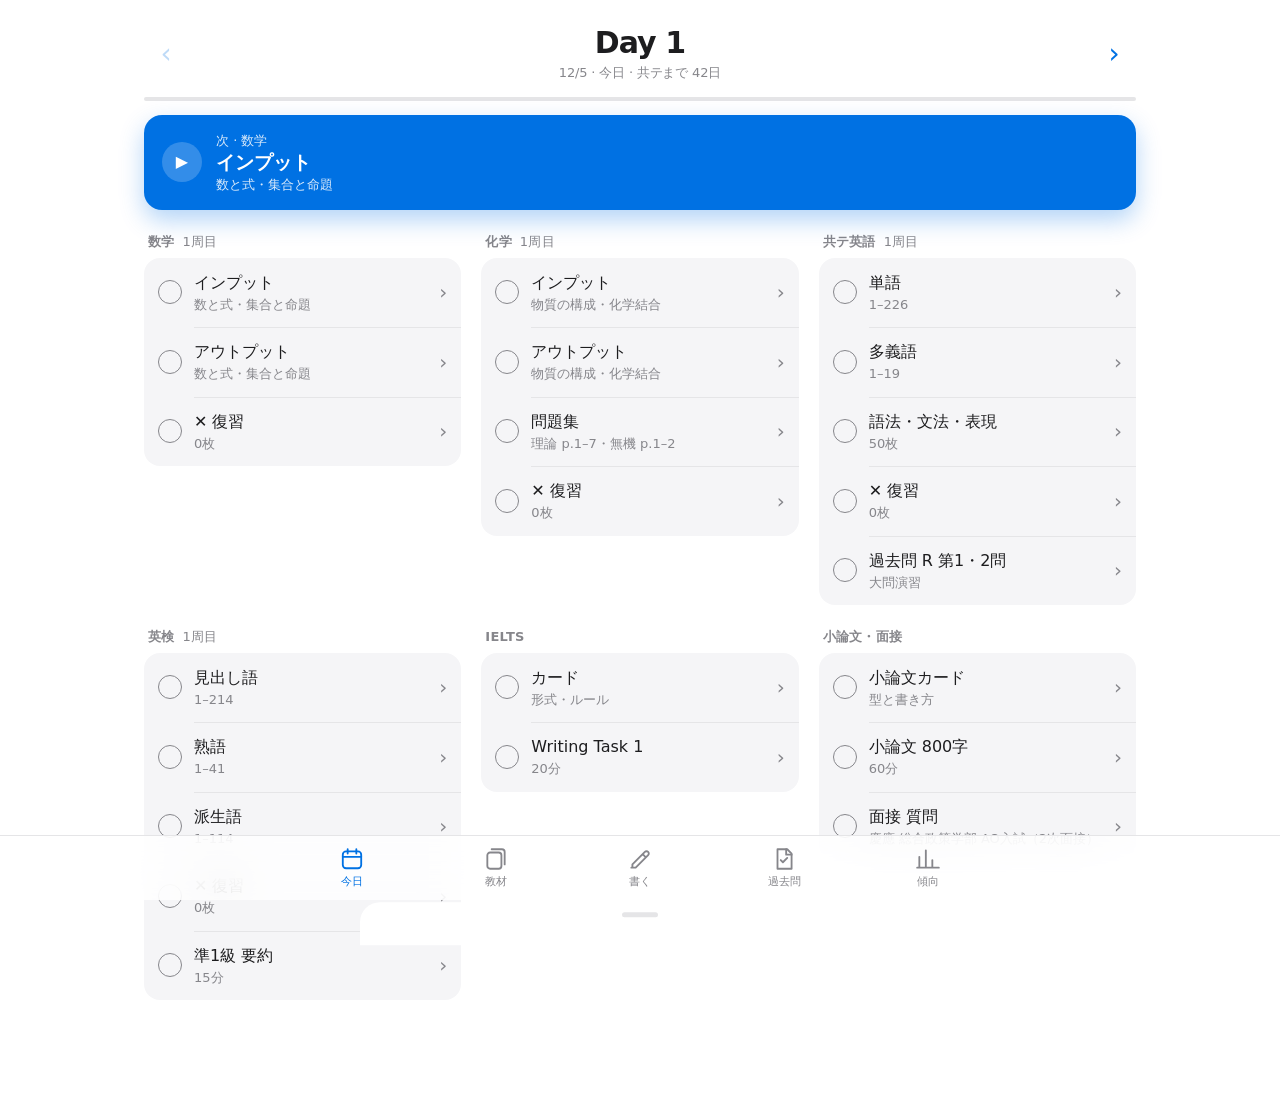
<file: index.html>
<!DOCTYPE html>
<html lang="ja">
<head>
<meta charset="UTF-8">
<meta name="viewport" content="width=device-width,initial-scale=1,viewport-fit=cover">
<meta name="apple-mobile-web-app-capable" content="yes">
<meta name="mobile-web-app-capable" content="yes">
<meta name="apple-mobile-web-app-status-bar-style" content="default">
<meta name="theme-color" content="#ffffff" media="(prefers-color-scheme: light)">
<meta name="theme-color" content="#000000" media="(prefers-color-scheme: dark)">
<title>30日</title>
<link rel="icon" href="icon.svg" type="image/svg+xml">
<link rel="apple-touch-icon" href="icon.svg">
<link rel="manifest" href="manifest.webmanifest">
<link rel="stylesheet" href="style.css">
</head>
<body>

<main id="app">
  <section class="view on" id="v-today">
    <header class="top">
      <button class="nav-btn" id="dPrev" aria-label="前の日">‹</button>
      <div class="ttl">
        <div class="day" id="dTitle">Day 1</div>
        <div class="sub" id="dSub"></div>
      </div>
      <button class="nav-btn" id="dNext" aria-label="次の日">›</button>
    </header>
    <div class="meter"><i id="dBar"></i></div>
    <button class="next" id="next"><span class="nx" id="nextIn"></span></button>
    <div id="plan"></div>
  </section>

  <section class="view" id="v-learn">
    <header class="top plain"><div class="ttl"><div class="day">教材</div></div></header>
    <div class="search"><svg viewBox="0 0 24 24"><circle cx="10.5" cy="10.5" r="6.5"/><path d="M20 20l-4.6-4.6"/></svg><input id="q" type="search" placeholder="単語・公式・用語をさがす" autocomplete="off" enterkeyhint="search"></div>
    <ul class="list hits" id="hits"></ul>
    <div class="tiles" id="lib"></div>
    <div id="deckView">
      <button class="back" id="back">‹ 教材</button>
      <h2 class="dname" id="deckName"></h2>
      <div id="deckHead"></div>
      <ul class="list" id="units"></ul>
    </div>
  </section>

  <section class="view" id="v-write">
    <header class="top plain"><div class="ttl"><div class="day">書く</div></div><div class="wtime" id="wTime"></div></header>
    <div class="seg" id="wChips"></div>
    <div class="wbox">
      <div class="wtheme"><textarea id="wTheme" rows="2" placeholder="テーマ・設問"></textarea><button class="chip" id="wRand">ランダム</button></div>
      <textarea id="wText" placeholder="本文"></textarea>
      <div class="wbar"><div class="wc" id="wCount"></div><button class="chip" id="wGuide">型</button><button class="chip" id="wTimer">タイマー</button></div>
      <div class="wtpl" id="wTpl">
        <div><b>小論文</b>①主張（設問の言い換え＋立場）→ ②理由 → ③具体例・根拠 → ④反論への配慮 → ⑤結論（再提示＋展望）</div>
        <div><b>要約</b>主張 → 根拠 → 結論を本文の順に、具体例は削る、言い換える</div>
        <div><b>意見論述</b>立場 → 理由1＋例 → 理由2＋例 → 結論</div>
        <div><b>IELTS T1</b>導入（言い換え）→ Overview → 詳細2段落</div>
        <div><b>IELTS T2</b>序論（言い換え＋立場）→ 本論2段落 → 結論</div>
      </div>
    </div>
    <div class="wact"><button class="btn" id="wNew">新規</button><button class="btn pri" id="wSave">保存</button></div>
    <h3 class="lh" id="wDraftsH">下書き</h3>
    <ul class="list" id="wDrafts"></ul>
  </section>

  <section class="view" id="v-past">
    <header class="top plain"><div class="ttl"><div class="day">過去問</div></div></header>
    <h3 class="lh">答え合わせ</h3>
    <ul class="list" id="keys"></ul>
    <h3 class="lh">手元の過去問・資料<label class="chip add">追加<input type="file" id="fAdd" accept="application/pdf,image/*" multiple hidden></label></h3>
    <ul class="list" id="files"></ul>
  </section>

  <section class="view" id="v-trend">
    <header class="top plain"><div class="ttl"><div class="day">傾向</div></div></header>
    <div class="seg" id="tseg"></div>
    <div id="trends"></div>
  </section>
</main>

<nav class="tabs" id="tabs">
  <button class="on" data-v="today"><svg viewBox="0 0 24 24"><rect x="3.5" y="5" width="17" height="15.5" rx="3"/><path d="M3.5 10h17M8 3v4M16 3v4"/></svg><span>今日</span></button>
  <button data-v="learn"><svg viewBox="0 0 24 24"><rect x="4" y="6" width="13" height="15" rx="2.5"/><path d="M8 3h9.5A2.5 2.5 0 0 1 20 5.5V17"/></svg><span>教材</span></button>
  <button data-v="write"><svg viewBox="0 0 24 24"><path d="M4 20h4L19.5 8.5a2.1 2.1 0 0 0-3-3L5 17v3zM14.5 7.5l2 2"/></svg><span>書く</span></button>
  <button data-v="past"><svg viewBox="0 0 24 24"><path d="M6 3h9l4 4v14H6z"/><path d="M14 3v5h5M9 13l2 2 4-4"/></svg><span>過去問</span></button>
  <button data-v="trend"><svg viewBox="0 0 24 24"><path d="M4 20V10M10 20V4M16 20v-7M22 20H2"/></svg><span>傾向</span></button>
</nav>

<!-- カード（アウトプット） -->
<div class="ov" id="ses">
  <div class="ov-top">
    <button class="x" data-close aria-label="閉じる">✕</button>
    <div class="ov-ttl" id="sTitle"></div>
    <div class="cnt" id="sCnt"></div>
  </div>
  <div class="meter thin"><i id="sBar"></i></div>
  <div class="stage">
    <div class="fc" id="fc" role="button" tabindex="0" aria-label="答えを表示">
      <div class="q" id="fq"></div>
      <div class="qx" id="fqx"></div>
      <div class="a" id="fa"></div>
      <div class="ax" id="fax"></div>
      <div class="hint" id="fhint">タップで答え</div>
    </div>
  </div>
  <div class="judge" id="judge">
    <button class="ng" id="bNg" aria-label="まだ">✕</button>
    <button class="ok" id="bOk" aria-label="できた">○</button>
  </div>
  <div class="result" id="result">
    <div class="res-num"><span class="o" id="rOk">0</span><span class="sl">/</span><span id="rAll">0</span></div>
    <div class="res-sub" id="rSub"></div>
    <button class="btn pri" id="rRetry">✕ だけもう一周</button>
    <button class="btn" data-close>閉じる</button>
  </div>
</div>

<!-- インプット（一覧） -->
<div class="ov" id="inp">
  <div class="ov-top">
    <button class="x" data-close aria-label="閉じる">✕</button>
    <div class="ov-ttl" id="iTitle"></div>
    <button class="chip" id="iHide">隠す</button>
  </div>
  <ol class="ilist" id="iList"></ol>
  <div class="ov-foot"><button class="btn pri" id="iDone">インプット完了</button></div>
</div>

<!-- タイマー -->
<div class="ov" id="tmr">
  <div class="ov-top">
    <button class="x" data-close aria-label="閉じる">✕</button>
    <div class="ov-ttl" id="tTitle"></div>
    <div class="cnt"></div>
  </div>
  <div class="tm-wrap">
    <svg class="tm-ring" viewBox="0 0 120 120"><circle cx="60" cy="60" r="54" class="bg"/><circle cx="60" cy="60" r="54" class="fg" id="tRing"/></svg>
    <div class="tm-num" id="tNum">00:00</div>
  </div>
  <div class="tm-btns">
    <button class="btn" id="tReset">リセット</button>
    <button class="btn pri" id="tGo"><span id="tGoTx">開始</span></button>
  </div>
  <div class="ov-foot"><button class="btn" id="tDone">完了にする</button></div>
</div>

<!-- マークシート -->
<div class="ov" id="mark">
  <div class="ov-top">
    <button class="x" data-close aria-label="閉じる">✕</button>
    <div class="ov-ttl" id="mTitle"></div>
    <button class="chip" id="mTimer">タイマー</button>
  </div>
  <div class="mscore" id="mScore"></div>
  <ol class="mlist" id="mList"></ol>
  <div class="ov-foot two"><button class="btn" id="mClear">クリア</button><button class="btn pri" id="mGrade">採点</button></div>
</div>

<button class="pill" id="pill"><span id="pillTx"></span></button>
<div id="toast"></div>

<!-- シート -->
<div class="sheet-bg" id="sheetBg"></div>
<div class="sheet" id="sheet"></div>


<script src="haptic.js"></script>
<script src="data.js"></script>
<script src="en-data.js"></script>
<script src="trends.js"></script>
<script src="app.js"></script>
</body>
</html>
</file>
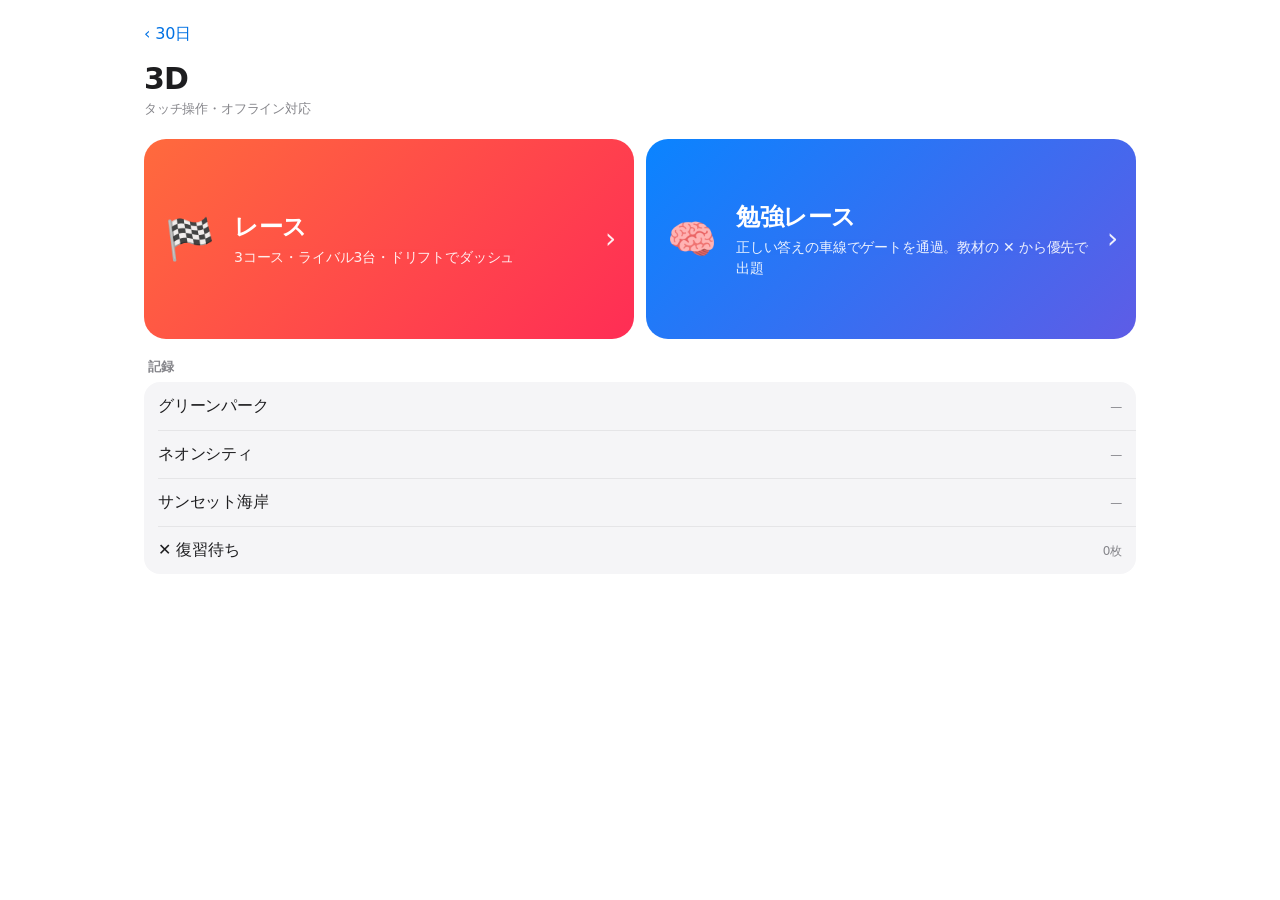
<file: 3d.html>
<!DOCTYPE html>
<html lang="ja">
<head>
<meta charset="UTF-8">
<meta name="viewport" content="width=device-width,initial-scale=1,viewport-fit=cover">
<meta name="apple-mobile-web-app-capable" content="yes">
<meta name="mobile-web-app-capable" content="yes">
<meta name="apple-mobile-web-app-status-bar-style" content="default">
<meta name="theme-color" content="#ffffff" media="(prefers-color-scheme: light)">
<meta name="theme-color" content="#000000" media="(prefers-color-scheme: dark)">
<title>3D</title>
<link rel="icon" href="icon.svg" type="image/svg+xml">
<link rel="apple-touch-icon" href="icon.svg">
<link rel="manifest" href="manifest.webmanifest">
<link rel="stylesheet" href="style.css">
<style>
  .crumb{display:inline-block;color:var(--accent);font-size:16px;padding:6px 0;text-decoration:none}
  .hero{display:flex;flex-direction:column;gap:12px;margin-top:6px}
  .mode{position:relative;display:flex;align-items:center;gap:16px;padding:20px 18px;border-radius:22px;color:#fff;text-decoration:none;overflow:hidden;min-height:132px}
  .mode.race{background:linear-gradient(135deg,#ff6a3d,#ff2d55)}
  .mode.study{background:linear-gradient(135deg,#0a84ff,#5e5ce6)}
  .mode i{font-style:normal;font-size:40px;flex:0 0 56px;text-align:center}
  .mode b{display:block;font-size:24px;font-weight:700;letter-spacing:-.02em}
  .mode small{display:block;font-size:14px;opacity:.9;margin-top:2px;line-height:1.45}
  .mode .go{margin-left:auto;font-size:28px;font-weight:300;opacity:.9}
  .mode:active{transform:scale(.985)}
  .facts{margin-top:18px}
  @media (min-width:720px){.hero{flex-direction:row}.mode{flex:1;min-height:200px}}
</style>
</head>
<body>
<main id="app">
  <a class="crumb" href="index.html">‹ 30日</a>
  <header class="top plain"><div class="ttl"><div class="day">3D</div><div class="sub" id="sub"></div></div></header>
  <div class="hero">
    <a class="mode race" href="3d/race.html" id="mRace"><i>🏁</i><span><b>レース</b><small>3コース・ライバル3台・ドリフトでダッシュ</small></span><span class="go">›</span></a>
    <a class="mode study" href="3d/study.html" id="mStudy"><i>🧠</i><span><b>勉強レース</b><small>正しい答えの車線でゲートを通過。教材の ✕ から優先で出題</small></span><span class="go">›</span></a>
  </div>
  <h3 class="lh">記録</h3>
  <ul class="list" id="rec"></ul>
</main>
<script src="haptic.js"></script>
<script>
  const fmt = t => `${Math.floor(t / 60)}:${String(Math.floor(t % 60)).padStart(2, '0')}.${String(Math.floor(t * 100) % 100).padStart(2, '0')}`;
  let st = {}, S = {};
  try { st = JSON.parse(localStorage.getItem('thirty.3d') || '{}'); } catch {}
  try { S = JSON.parse(localStorage.getItem('thirty.v1') || '{}') || {}; } catch {}
  const names = { park: 'グリーンパーク', city: 'ネオンシティ', coast: 'サンセット海岸' };
  const rows = Object.entries(names).map(([k, n]) => `<li><div class="row"><span class="nm">${n}</span><span class="mt">${st.best && st.best[k] ? fmt(st.best[k]) : '—'}</span></div></li>`);
  rows.push(`<li><div class="row"><span class="nm">✕ 復習待ち</span><span class="mt">${Object.keys(S.ng || {}).length}枚</span></div></li>`);
  document.getElementById('rec').innerHTML = rows.join('');
  document.getElementById('sub').textContent = 'タッチ操作・オフライン対応';
  // 触覚：リンクは実タップでスイッチを鳴らしてから移動
  for (const a of document.querySelectorAll('.mode, .crumb')) {
    if (window.HapticUltra) HapticUltra.bind(a, { onTap: () => { location.href = a.getAttribute('href'); } });
  }
  addEventListener('pageshow', e => { if (e.persisted) location.reload(); });
  if ('serviceWorker' in navigator) navigator.serviceWorker.register('sw.js').catch(() => {});
</script>
</body>
</html>
</file>
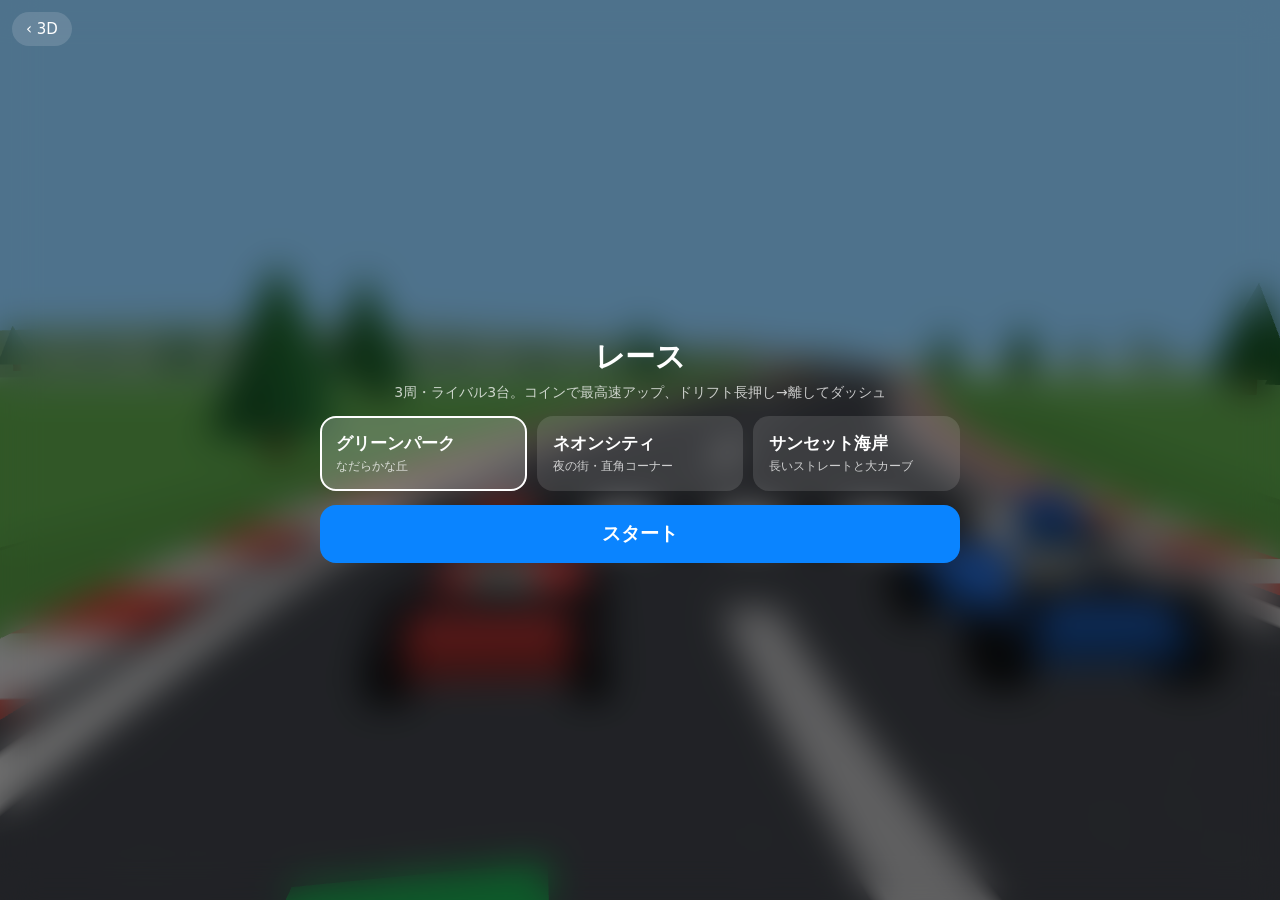
<file: 3d/race.html>
<!DOCTYPE html>
<html lang="ja">
<head>
<meta charset="UTF-8">
<meta name="viewport" content="width=device-width,initial-scale=1,viewport-fit=cover,user-scalable=no">
<meta name="apple-mobile-web-app-capable" content="yes">
<meta name="mobile-web-app-capable" content="yes">
<meta name="apple-mobile-web-app-status-bar-style" content="black-translucent">
<meta name="theme-color" content="#000000">
<title>レース</title>
<link rel="icon" href="../icon.svg" type="image/svg+xml">
<link rel="apple-touch-icon" href="../icon.svg">
<link rel="manifest" href="../manifest.webmanifest">
<link rel="stylesheet" href="ui.css">
</head>
<body>
<canvas id="cv"></canvas>

<div class="hud" id="hud" hidden>
  <div class="top">
    <button class="ic glass" id="pause" aria-label="一時停止">Ⅱ</button>
    <div class="stat glass place"><b id="pl">1</b><small>/ 4位</small></div>
    <div class="stat glass"><b id="lap">1/3</b><small>周</small></div>
    <div class="sp"></div>
    <div class="stat glass"><b id="tm">0:00.00</b><small>タイム</small></div>
    <canvas id="mm" class="glass" width="192" height="192"></canvas>
  </div>
  <div class="coins glass">● <span id="cn">0</span></div>
  <div class="pad" id="pad"><div class="ring"><div class="lbl">ドラッグでハンドル</div><div class="knob" id="knob"></div></div></div>
  <button class="drift" id="drift">ドリフト</button>
</div>
<div class="big" id="big"></div>
<div class="msg" id="msg"></div>

<a class="back" id="back" href="../3d.html">‹ 3D</a>

<div class="menu" id="menuStart">
  <h1>レース</h1>
  <div class="sub">3周・ライバル3台。コインで最高速アップ、ドリフト長押し→離してダッシュ</div>
  <div class="row" id="courses"></div>
  <button class="go" id="startBtn">スタート</button>
</div>

<div class="menu" id="menuPause" hidden>
  <h1>一時停止</h1>
  <button class="go" id="resume">再開</button>
  <button class="sec" id="retry">やり直す</button>
  <button class="sec" id="toCourse">コースを選ぶ</button>
</div>

<div class="menu" id="menuEnd" hidden>
  <div class="res"><div class="pl" id="rPl"></div><div class="tm" id="rTm"></div><div class="tm" id="rBest"></div></div>
  <button class="go" id="again">もう一回</button>
  <button class="sec" id="endCourse">コースを選ぶ</button>
  <a class="sec" href="../3d.html" style="text-align:center;color:#fff;text-decoration:none">3D トップへ</a>
</div>

<script src="../haptic.js"></script>
<script type="module">
import { Race, COURSES, bindControls, hap, fmtTime } from './engine.js';
const $ = s => document.querySelector(s);
const SAVE = 'thirty.3d';
let st = {}; try { st = JSON.parse(localStorage.getItem(SAVE) || '{}'); } catch {}
const keep = () => { try { localStorage.setItem(SAVE, JSON.stringify(st)); } catch {} };
let course = st.course && COURSES[st.course] ? st.course : 'park', race = null;

function courseTiles() {
  $('#courses').innerHTML = Object.entries(COURSES).map(([id, c]) => `<button class="opt ${id === course ? 'on' : ''}" data-c="${id}"><b>${c.name}</b><small>${c.sub}${st.best && st.best[id] ? ' · ベスト ' + fmtTime(st.best[id]) : ''}</small></button>`).join('');
  document.querySelectorAll('#courses .opt').forEach(b => hap.bind(b, () => { course = b.dataset.c; st.course = course; keep(); courseTiles(); preview(); }));
}
function msg(t, cls = 'info') { const m = $('#msg'); m.textContent = t; m.className = 'msg on ' + cls; clearTimeout(msg.t); msg.t = setTimeout(() => m.className = 'msg', 1100); }
function big(t) { const b = $('#big'); b.textContent = t; b.classList.remove('on'); void b.offsetWidth; b.classList.add('on'); clearTimeout(big.t); big.t = setTimeout(() => b.classList.remove('on'), t === 'GO!' ? 700 : 900); }

function build() {
  if (race) race.stop();
  const cv = $('#cv'); const fresh = cv.cloneNode(); cv.replaceWith(fresh);
  race = new Race(fresh, course, {
    laps: 3, rivals: 3,
    onCount: n => big(n ? String(n) : 'GO!'),
    onLap: n => msg(n === 3 ? 'ファイナルラップ' : n + '周目'),
    onBoost: lv => msg(lv === 2 ? 'スーパーダッシュ' : 'ダッシュ', 'ok'),
    onTick: r => {
      $('#pl').textContent = r.me.place; $('#lap').textContent = Math.min(r.laps, r.me.lap + 1) + '/' + r.laps;
      $('#tm').textContent = fmtTime(r.t); $('#cn').textContent = r.me.coins;
      if (!(r._mmT = (r._mmT || 0) + 1) || r._mmT % 3 === 0) r.minimap($('#mm'));
    },
    onFinish: me => setTimeout(() => finish(me), 900),
  });
  race.loop(); window.__race = race;
  return race;
}
function preview() { build(); }
function start() {
  $('#menuStart').hidden = true; $('#menuEnd').hidden = true; $('#menuPause').hidden = true; $('#hud').hidden = false; $('#back').hidden = true;
  build(); race.start();
}
function finish(me) {
  $('#hud').hidden = true; $('#back').hidden = false;
  st.best = st.best || {};
  const nb = !st.best[course] || me.time < st.best[course];
  if (nb) st.best[course] = me.time; keep();
  $('#rPl').textContent = me.place + '位';
  $('#rTm').textContent = fmtTime(me.time) + ' · コイン ' + me.coins;
  $('#rBest').textContent = nb ? 'ベスト更新' : 'ベスト ' + fmtTime(st.best[course]);
  $('#menuEnd').hidden = false;
}
hap.bind($('#startBtn'), start, 'confirm');
hap.bind($('#again'), start, 'confirm');
$('#pause').addEventListener('pointerup', () => { if (!race || race.paused) return; race.paused = true; $('#menuPause').hidden = false; });
hap.bind($('#pause'), () => { if (!race || race.paused) return; race.paused = true; $('#menuPause').hidden = false; });
hap.bind($('#resume'), () => { race.paused = false; race._last = 0; $('#menuPause').hidden = true; });
hap.bind($('#retry'), start);
const toCourse = () => { $('#menuPause').hidden = true; $('#menuEnd').hidden = true; $('#hud').hidden = true; $('#back').hidden = false; $('#menuStart').hidden = false; courseTiles(); preview(); };
hap.bind($('#toCourse'), toCourse); hap.bind($('#endCourse'), toCourse);
document.addEventListener('visibilitychange', () => { if (document.hidden && race && race.state === 'run') { race.paused = true; $('#menuPause').hidden = false; } });
addEventListener('keydown', e => { if ((e.code === 'Escape' || e.code === 'KeyP') && race && race.state === 'run') { race.paused = !race.paused; race._last = 0; $('#menuPause').hidden = !race.paused; } });
bindControls(() => race, $('#pad'), $('#drift'), $('#knob'));
courseTiles(); preview();
addEventListener('pageshow', e => { if (e.persisted) location.reload(); });
if ('serviceWorker' in navigator) navigator.serviceWorker.register('../sw.js').catch(() => {});
</script>
</body>
</html>
</file>
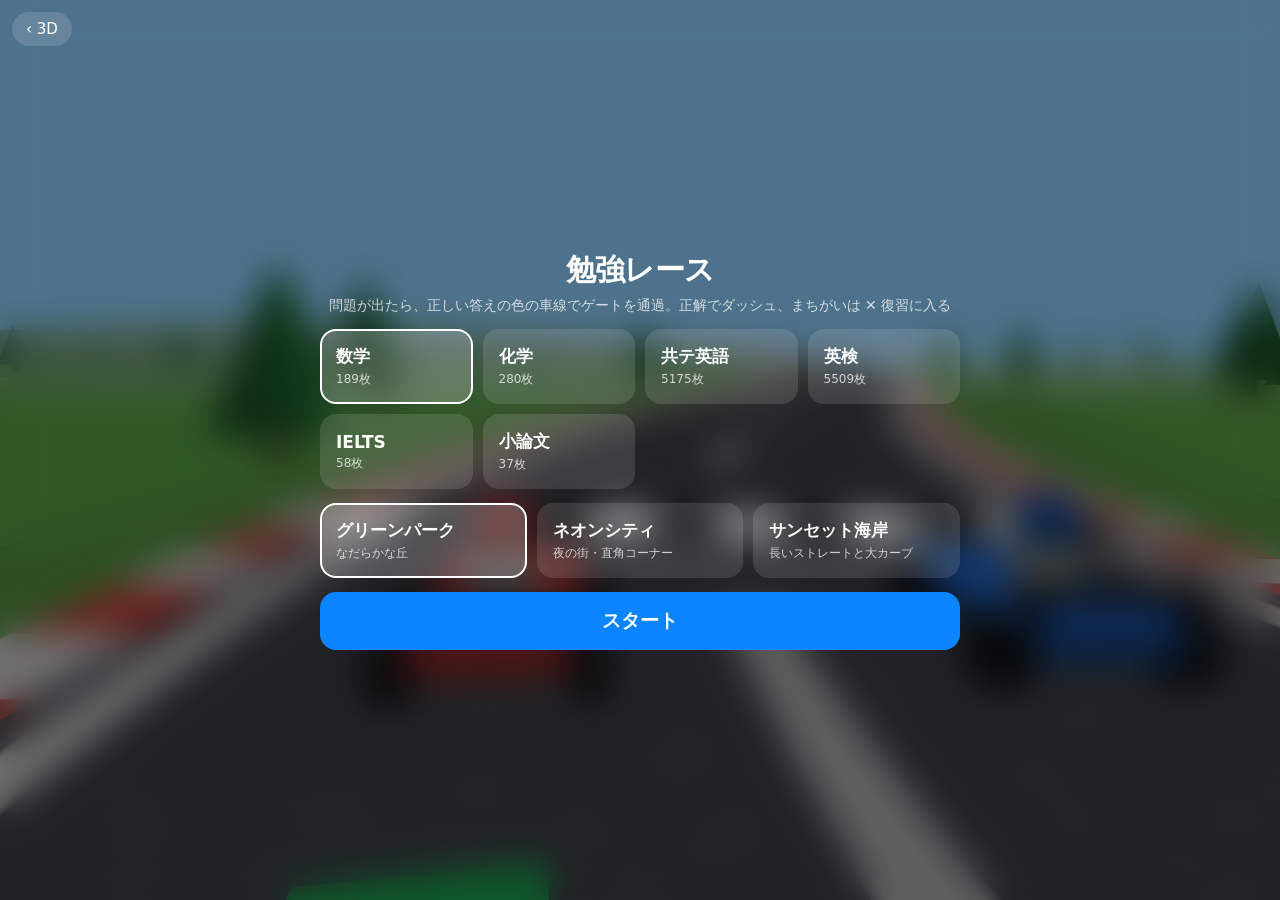
<file: 3d/study.html>
<!DOCTYPE html>
<html lang="ja">
<head>
<meta charset="UTF-8">
<meta name="viewport" content="width=device-width,initial-scale=1,viewport-fit=cover,user-scalable=no">
<meta name="apple-mobile-web-app-capable" content="yes">
<meta name="mobile-web-app-capable" content="yes">
<meta name="apple-mobile-web-app-status-bar-style" content="black-translucent">
<meta name="theme-color" content="#000000">
<title>勉強レース</title>
<link rel="icon" href="../icon.svg" type="image/svg+xml">
<link rel="apple-touch-icon" href="../icon.svg">
<link rel="manifest" href="../manifest.webmanifest">
<link rel="stylesheet" href="ui.css">
</head>
<body>
<canvas id="cv"></canvas>

<div class="hud" id="hud" hidden>
  <div class="top">
    <button class="ic glass" id="pause" aria-label="一時停止">Ⅱ</button>
    <div class="stat glass place"><b id="pl">1</b><small>/ 4位</small></div>
    <div class="stat glass"><b id="sc">0/0</b><small>正解</small></div>
    <div class="sp"></div>
    <div class="stat glass"><b id="lap">1/3</b><small>周</small></div>
    <canvas id="mm" class="glass" width="192" height="192"></canvas>
  </div>
  <div class="q glass" id="q"><small id="qm"></small><span id="qt"></span></div>
  <div class="ch" id="ch"><div class="c0" id="c0"></div><div class="c1" id="c1"></div><div class="c2" id="c2"></div></div>
  <div class="pad" id="pad"><div class="ring"><div class="lbl">ドラッグで答えの車線へ</div><div class="knob" id="knob"></div></div></div>
  <button class="drift" id="drift">ドリフト</button>
</div>
<div class="big" id="big"></div>
<div class="msg" id="msg"></div>

<a class="back" id="back" href="../3d.html">‹ 3D</a>

<div class="menu" id="menuStart">
  <h1>勉強レース</h1>
  <div class="sub">問題が出たら、正しい答えの色の車線でゲートを通過。正解でダッシュ、まちがいは ✕ 復習に入る</div>
  <div class="row" id="decks"></div>
  <div class="row" id="courses"></div>
  <button class="go" id="startBtn">スタート</button>
</div>

<div class="menu" id="menuPause" hidden>
  <h1>一時停止</h1>
  <button class="go" id="resume">再開</button>
  <button class="sec" id="retry">やり直す</button>
  <button class="sec" id="toMenu">科目を選ぶ</button>
</div>

<div class="menu" id="menuEnd" hidden>
  <div class="res"><div class="pl" id="rSc"></div><div class="tm" id="rTm"></div></div>
  <div class="miss" id="miss"></div>
  <button class="go" id="retryNg">✕ だけもう一回</button>
  <button class="sec" id="again">次の問題で走る</button>
  <button class="sec" id="endMenu">科目を選ぶ</button>
  <a class="sec" href="../index.html" style="text-align:center;color:#fff;text-decoration:none">教材アプリへ</a>
</div>

<script src="../haptic.js"></script>
<script src="../data.js"></script>
<script src="../en-data.js"></script>
<script type="module">
import { Race, COURSES, bindControls, hap, fmtTime } from './engine.js';
const $ = s => document.querySelector(s);
const esc = s => String(s ?? '').replace(/[&<>"]/g, c => ({ '&': '&amp;', '<': '&lt;', '>': '&gt;', '"': '&quot;' }[c]));
const shuffle = a => { for (let i = a.length - 1; i > 0; i--) { const j = Math.random() * (i + 1) | 0; [a[i], a[j]] = [a[j], a[i]]; } return a; };

/* 教材アプリと同じカード ID（記録を共有） */
const EN = window.EN || {};
const enc = p => x => ({ id: p + x.i, q: x.w, a: x.j });
const unitsOf = s => UNITS.filter(u => u.s === s).map(u => ({ name: u.name, cards: u.cards }));
const DECKS = [
  { id: 'math', name: '数学', units: unitsOf('数') },
  { id: 'chem', name: '化学', units: unitsOf('化') },
  { id: 'kte', name: '共テ英語', units: ['tango', 'to', 'ing', 'gohou', 'tagigo', 'bunpou', 'kyote', 'kobetsu'].map(k => ({ name: k, cards: (EN[k] || []).map(enc('k')) })) },
  { id: 'eiken', name: '英検', units: ['hw', 'id', 'dv'].map(k => ({ name: k, cards: (EN[k] || []).map(enc('e')) })) },
  { id: 'ielts', name: 'IELTS', units: unitsOf('I') },
  { id: 'essay', name: '小論文', units: unitsOf('論') },
];
const KEY = 'thirty.v1';
const loadS = () => { let o = {}; try { o = JSON.parse(localStorage.getItem(KEY) || '{}') || {}; } catch {} o.lv = o.lv || {}; o.ng = o.ng || {}; return o; };
const saveS = o => { try { localStorage.setItem(KEY, JSON.stringify(o)); } catch {} };

const SAVE = 'thirty.3d';
let st = {}; try { st = JSON.parse(localStorage.getItem(SAVE) || '{}'); } catch {}
const keep = () => { try { localStorage.setItem(SAVE, JSON.stringify(st)); } catch {} };
let deck = st.deck && DECKS.some(d => d.id === st.deck) ? st.deck : 'math';
let course = st.scourse && COURSES[st.scourse] ? st.scourse : 'park';
const PER_LAP = 4, LAPS = 3, NQ = PER_LAP * LAPS;
let race = null, Q = [], score = 0, missed = [], forced = null;

function tiles() {
  const S = loadS();
  $('#decks').innerHTML = DECKS.map(d => { const ng = d.units.reduce((a, u) => a + u.cards.filter(c => S.ng[c.id]).length, 0); return `<button class="opt ${d.id === deck ? 'on' : ''}" data-d="${d.id}"><b>${d.name}</b><small>${d.units.reduce((a, u) => a + u.cards.length, 0)}枚${ng ? ' · ✕' + ng : ''}</small></button>`; }).join('');
  $('#courses').innerHTML = Object.entries(COURSES).map(([id, c]) => `<button class="opt ${id === course ? 'on' : ''}" data-c="${id}"><b>${c.name}</b><small>${c.sub}</small></button>`).join('');
  document.querySelectorAll('#decks .opt').forEach(b => hap.bind(b, () => { deck = b.dataset.d; st.deck = deck; keep(); tiles(); }));
  document.querySelectorAll('#courses .opt').forEach(b => hap.bind(b, () => { course = b.dataset.c; st.scourse = course; keep(); tiles(); preview(); }));
}

/* 出題：✕ → まだ覚えていない → それ以外 の順。選択肢は同じ単元から */
function makeQuestions() {
  const S = loadS(), D = DECKS.find(d => d.id === deck);
  const all = D.units.flatMap(u => u.cards.map(c => ({ c, u })));
  let pick;
  if (forced && forced.length) pick = shuffle(forced.map(id => all.find(x => x.c.id === id)).filter(Boolean)).slice(0, NQ);
  else {
    const ng = shuffle(all.filter(x => S.ng[x.c.id])), weak = shuffle(all.filter(x => !S.ng[x.c.id] && (S.lv[x.c.id] || 0) < 2)), rest = shuffle(all.filter(x => !S.ng[x.c.id] && (S.lv[x.c.id] || 0) >= 2));
    pick = [...ng, ...weak, ...rest].slice(0, NQ);
  }
  { const n = pick.length; for (let i = 0; pick.length < NQ && n; i++) pick.push(pick[i % n]); }
  return pick.map(({ c, u }) => {
    const pool = (u.cards.length >= 6 ? u.cards : D.units.flatMap(x => x.cards)).filter(x => x.a && x.a !== c.a && x.q !== c.q);
    const wrong = [];
    for (let k = 0; k < 40 && wrong.length < 2; k++) { const w = pool[Math.random() * pool.length | 0]; if (w && !wrong.includes(w.a)) wrong.push(w.a); }
    while (wrong.length < 2) wrong.push('—');
    const opts = shuffle([c.a, ...wrong]);
    return { c, unit: u.name, opts, right: opts.indexOf(c.a), done: false };
  });
}

const cut = t => t.length > 46 ? t.slice(0, 45) + '…' : t;
function msg(t, cls = 'info', ms = 1100) { const m = $('#msg'); m.textContent = t; m.className = 'msg on ' + cls; clearTimeout(msg.t); msg.t = setTimeout(() => m.className = 'msg', ms); }
function big(t) { const b = $('#big'); b.textContent = t; b.classList.remove('on'); void b.offsetWidth; b.classList.add('on'); clearTimeout(big.t); big.t = setTimeout(() => b.classList.remove('on'), 800); }
let showing = -1;
function ask(i) {
  const q = Q[i]; if (!q) return; showing = i;
  $('#qm').textContent = `${i + 1}/${Q.length} · ${DECKS.find(d => d.id === deck).name}`;
  $('#qt').textContent = q.c.q;
  q.opts.forEach((o, k) => { const el = $('#c' + k); el.textContent = cut(o); el.classList.remove('right'); });
  $('#q').classList.add('on'); $('#ch').classList.add('on');
}
function judge(i, lane) {
  const q = Q[i]; if (!q || q.done) return; q.done = true;
  const S = loadS(), id = q.c.id;
  if (lane === q.right) {
    score++; S.lv[id] = Math.min(3, (S.lv[id] || 0) + 1); delete S.ng[id];
    race.boost(1); hap.ok(); msg('○ 正解　ダッシュ', 'ok');
  } else {
    S.lv[id] = 0; S.ng[id] = 1; missed.push(q.c);
    race.penalty(); hap.ng(); msg('✕ ' + cut(q.c.a), 'ng', 1900);
    $('#c' + q.right).classList.add('right');
  }
  saveS(S);
  $('#sc').textContent = score + '/' + Q.filter(x => x.done).length;
  setTimeout(() => { if (showing === i) { $('#q').classList.remove('on'); $('#ch').classList.remove('on'); } }, lane === q.right ? 700 : 1600);
}

function build(withGates) {
  if (race) race.stop();
  const cv = $('#cv'); const fresh = cv.cloneNode(); cv.replaceWith(fresh);
  race = new Race(fresh, course, {
    laps: LAPS, rivals: 3, study: true,
    onCount: n => big(n ? String(n) : 'GO!'),
    onLap: n => msg(n === LAPS ? 'ファイナルラップ' : n + '周目'),
    onBoost: lv => { if (lv === 2) msg('スーパーダッシュ', 'ok'); },
    onGateNear: i => ask(i),
    onGatePass: (i, lane) => judge(i, lane),
    onTick: r => { $('#pl').textContent = r.me.place; $('#lap').textContent = Math.min(r.laps, r.me.lap + 1) + '/' + r.laps; if (((r._mmT = (r._mmT || 0) + 1) % 3) === 0) r.minimap($('#mm')); },
    onFinish: me => setTimeout(() => finish(me), 900),
  });
  if (withGates) race.addGates(PER_LAP);
  race.loop(); window.__race = race;
}
function preview() { build(false); }
let lastNg = false, lastForced = null;
function start(ngOnly, again) {
  if (again) { ngOnly = lastNg; } lastNg = ngOnly;
  forced = again ? lastForced : (ngOnly ? missed.map(c => c.id) : null); lastForced = forced;
  if (0) forced = ngOnly ? missed.map(c => c.id) : null;
  Q = makeQuestions(); score = 0; missed = []; showing = -1;
  if (!Q.length) { msg('カードがありません', 'ng'); return; }
  ['#menuStart', '#menuEnd', '#menuPause'].forEach(s => $(s).hidden = true); $('#hud').hidden = false; $('#back').hidden = true;
  $('#sc').textContent = '0/0'; $('#q').classList.remove('on'); $('#ch').classList.remove('on');
  build(true); race.start();
}
function finish(me) {
  $('#hud').hidden = true; $('#back').hidden = false;
  $('#rSc').textContent = `${score}/${Q.length}`;
  $('#rTm').textContent = `${me.place}位 · ${fmtTime(me.time)}`;
  $('#miss').innerHTML = missed.length ? missed.map(c => `<div><b>${esc(c.q)}</b><span>${esc(c.a)}</span></div>`).join('') : '<div style="text-align:center">全問正解</div>';
  $('#retryNg').style.display = missed.length ? '' : 'none';
  $('#menuEnd').hidden = false;
}
hap.bind($('#startBtn'), () => start(false), 'confirm');
hap.bind($('#again'), () => start(false), 'confirm');
hap.bind($('#retryNg'), () => start(true), 'confirm');
$('#pause').addEventListener('pointerup', () => { if (!race || race.paused) return; race.paused = true; $('#menuPause').hidden = false; });
hap.bind($('#pause'), () => { if (!race || race.paused) return; race.paused = true; $('#menuPause').hidden = false; });
hap.bind($('#resume'), () => { race.paused = false; race._last = 0; $('#menuPause').hidden = true; });
hap.bind($('#retry'), () => start(false, true));
const toMenu = () => { ['#menuPause', '#menuEnd'].forEach(s => $(s).hidden = true); $('#hud').hidden = true; $('#back').hidden = false; $('#menuStart').hidden = false; tiles(); preview(); };
hap.bind($('#toMenu'), toMenu); hap.bind($('#endMenu'), toMenu);
document.addEventListener('visibilitychange', () => { if (document.hidden && race && race.state === 'run') { race.paused = true; $('#menuPause').hidden = false; } });
addEventListener('keydown', e => { if ((e.code === 'Escape' || e.code === 'KeyP') && race && race.state === 'run') { race.paused = !race.paused; race._last = 0; $('#menuPause').hidden = !race.paused; } });
bindControls(() => race, $('#pad'), $('#drift'), $('#knob'));
tiles(); preview();
addEventListener('pageshow', e => { if (e.persisted) location.reload(); });
if ('serviceWorker' in navigator) navigator.serviceWorker.register('../sw.js').catch(() => {});
</script>
</body>
</html>
</file>
<file: style.css>
*{margin:0;padding:0;box-sizing:border-box;-webkit-tap-highlight-color:transparent}
:root{
  --bg:#fff;--ink:#1d1d1f;--mute:#86868b;--line:#e5e5e7;--paper:#f5f5f7;--card:#fff;
  --accent:#0071e3;--good:#34c759;--bad:#ff3b30;--blur:rgba(255,255,255,.82);
  --shadow:0 10px 30px rgba(0,0,0,.08),0 0 0 .5px rgba(0,0,0,.06);
  --spring:cubic-bezier(.2,.8,.2,1);
  --font:-apple-system,BlinkMacSystemFont,"SF Pro Text","Hiragino Sans","Hiragino Kaku Gothic ProN","Noto Sans JP",system-ui,sans-serif;
}
@media (prefers-color-scheme:dark){:root:not([data-theme="light"]){
  --bg:#000;--ink:#f5f5f7;--mute:#8e8e93;--line:#2c2c2e;--paper:#1c1c1e;--card:#1c1c1e;
  --accent:#0a84ff;--good:#30d158;--bad:#ff453a;--blur:rgba(22,22,24,.8);
  --shadow:0 10px 30px rgba(0,0,0,.5),0 0 0 .5px rgba(255,255,255,.08);
}}
:root[data-theme="dark"]{
  --bg:#000;--ink:#f5f5f7;--mute:#8e8e93;--line:#2c2c2e;--paper:#1c1c1e;--card:#1c1c1e;
  --accent:#0a84ff;--good:#30d158;--bad:#ff453a;--blur:rgba(22,22,24,.8);
  --shadow:0 10px 30px rgba(0,0,0,.5),0 0 0 .5px rgba(255,255,255,.08);
}
html{font-size:17px;-webkit-text-size-adjust:100%}
body{background:var(--bg);color:var(--ink);font-family:var(--font);line-height:1.5;letter-spacing:-.01em;-webkit-font-smoothing:antialiased;overscroll-behavior-y:none}
button{font:inherit;color:inherit;background:none;border:0;cursor:pointer}
#app{max-width:560px;margin:0 auto;padding:max(env(safe-area-inset-top),16px) 16px calc(96px + env(safe-area-inset-bottom))}
.view{display:none}.view.on{display:block;animation:fade .35s var(--spring)}
@keyframes fade{from{opacity:0;transform:translateY(8px)}to{opacity:1;transform:none}}

/* header */
.top{display:flex;align-items:center;gap:8px;padding:10px 0 14px}
.top .ttl{flex:1;text-align:center}
.top.plain .ttl{text-align:left}
.day{font-size:30px;font-weight:700;letter-spacing:-.03em;line-height:1.1;font-variant-numeric:tabular-nums}
.sub{font-size:13px;color:var(--mute);margin-top:4px;font-variant-numeric:tabular-nums}
.nav-btn{width:44px;height:44px;border-radius:50%;font-size:28px;font-weight:300;color:var(--accent);display:grid;place-items:center}
.nav-btn:active{background:var(--paper)}
.nav-btn:disabled{opacity:.25}
.meter{height:4px;border-radius:2px;background:var(--line);overflow:hidden;margin-bottom:22px}
.meter i{display:block;height:100%;width:0;background:var(--accent);border-radius:2px;transition:width .5s var(--spring)}
.meter.thin{margin:0 16px}

/* plan */
.grp{margin-bottom:22px}
.grp h3{display:flex;align-items:baseline;gap:8px;font-size:13px;font-weight:600;color:var(--mute);padding:0 4px 6px;letter-spacing:.02em}
.grp h3 span{font-weight:500}
.box{background:var(--paper);border-radius:16px;overflow:hidden}
.task{display:flex;align-items:center;gap:12px;padding:13px 14px;min-height:56px;cursor:pointer;position:relative}
.task+.task::before{content:"";position:absolute;top:0;left:50px;right:0;height:.5px;background:var(--line)}
.task:active{background:var(--line)}
.ck{flex:0 0 24px;width:24px;height:24px;border-radius:50%;border:1.6px solid var(--mute);display:grid;place-items:center;transition:all .25s var(--spring)}
.ck::after{content:"";width:6px;height:11px;border:solid #fff;border-width:0 2.2px 2.2px 0;transform:rotate(45deg) translate(-1px,-1px) scale(0);transition:transform .25s var(--spring)}
.task.done .ck{background:var(--good);border-color:var(--good)}
.task.done .ck::after{transform:rotate(45deg) translate(-1px,-1px) scale(1)}
.task .tx{flex:1;min-width:0}
.task b{display:block;font-weight:500;font-size:16px}
.task small{display:block;font-size:13px;color:var(--mute);white-space:nowrap;overflow:hidden;text-overflow:ellipsis}
.task.done b{color:var(--mute)}
.task .go{color:var(--mute);font-size:20px;font-weight:300}
.task .tag{font-size:12px;color:var(--accent);font-weight:600;font-variant-numeric:tabular-nums}
.link{display:block;margin:8px auto 0;color:var(--accent);font-size:15px;padding:10px 16px}
.empty{color:var(--mute);text-align:center;padding:40px 0;font-size:15px}

/* learn */
.seg{display:flex;gap:6px;overflow-x:auto;scrollbar-width:none;margin:0 -16px 16px;padding:0 16px}
.seg::-webkit-scrollbar{display:none}
.seg button{flex:0 0 auto;padding:8px 14px;border-radius:999px;background:var(--paper);font-size:15px;font-weight:500;white-space:nowrap}
.seg button.on{background:var(--ink);color:var(--bg)}
.dh{display:flex;gap:8px;margin-bottom:14px}
.dh button{flex:1;background:var(--paper);border-radius:14px;padding:12px 8px;text-align:center}
.dh button b{display:block;font-size:20px;font-weight:600;font-variant-numeric:tabular-nums}
.dh button small{font-size:12px;color:var(--mute)}
.dh button:active{background:var(--line)}
.list{list-style:none;background:var(--paper);border-radius:16px;overflow:hidden}
.list li{padding:12px 14px;cursor:pointer;position:relative}
.list li+li::before{content:"";position:absolute;top:0;left:14px;right:0;height:.5px;background:var(--line)}
.list li:active{background:var(--line)}
.list .row{display:flex;align-items:baseline;gap:8px}
.list .nm{flex:1;font-size:16px;font-weight:500;min-width:0;overflow:hidden;text-overflow:ellipsis;white-space:nowrap}
.list .mt{font-size:12px;color:var(--mute);font-variant-numeric:tabular-nums;white-space:nowrap}
.list .mt .n{color:var(--bad)}
.bar{height:3px;border-radius:2px;background:var(--line);margin-top:8px;overflow:hidden}
.bar i{display:block;height:100%;background:var(--good);border-radius:2px}

/* trends */
.tr{background:var(--paper);border-radius:16px;padding:16px;margin-bottom:14px}
.tr h4{font-size:18px;font-weight:700;letter-spacing:-.02em}
.tr .ts{font-size:13px;color:var(--mute);margin:2px 0 10px}
.tr table{width:100%;border-collapse:collapse;font-size:14px}
.tr td{padding:7px 0;border-top:.5px solid var(--line);vertical-align:top}
.tr td.k{width:4.6em;color:var(--accent);font-weight:600;white-space:nowrap}
.tr td.p{text-align:right;color:var(--mute);white-space:nowrap;padding-left:8px;font-variant-numeric:tabular-nums}
.tr ul{list-style:none;margin-top:10px}
.tr li{font-size:13px;padding:3px 0 3px 14px;position:relative}
.tr li::before{content:"";position:absolute;left:2px;top:.75em;width:5px;height:5px;border-radius:50%;background:var(--accent)}

/* tabs */
.tabs{position:fixed;left:0;right:0;bottom:0;z-index:20;display:flex;justify-content:center;gap:4px;padding:6px 12px calc(6px + env(safe-area-inset-bottom));background:var(--blur);-webkit-backdrop-filter:blur(20px) saturate(1.8);backdrop-filter:blur(20px) saturate(1.8);border-top:.5px solid var(--line)}
.tabs button{flex:0 1 120px;display:flex;flex-direction:column;align-items:center;gap:2px;padding:4px 0;color:var(--mute);font-size:11px;font-weight:500}
.tabs svg{width:26px;height:26px;fill:none;stroke:currentColor;stroke-width:1.7;stroke-linecap:round;stroke-linejoin:round}
.tabs button.on{color:var(--accent)}

/* overlays */
.ov{position:fixed;inset:0;z-index:40;background:var(--bg);display:flex;flex-direction:column;padding-top:env(safe-area-inset-top);padding-bottom:env(safe-area-inset-bottom);transform:translateY(100%);transition:transform .45s var(--spring);visibility:hidden}
.ov.on{transform:none;visibility:visible}
.ov-top{display:flex;align-items:center;gap:8px;padding:10px 12px;max-width:560px;width:100%;margin:0 auto}
.ov-ttl{flex:1;text-align:center;font-weight:600;font-size:15px;white-space:nowrap;overflow:hidden;text-overflow:ellipsis}
.x{width:40px;height:40px;border-radius:50%;background:var(--paper);font-size:15px;color:var(--mute)}
.cnt{min-width:40px;text-align:right;font-size:13px;color:var(--mute);font-variant-numeric:tabular-nums}
.chip{padding:7px 12px;border-radius:999px;background:var(--paper);font-size:14px;font-weight:500}
.chip.on{background:var(--ink);color:var(--bg)}
.ov-foot{padding:12px 16px;max-width:560px;width:100%;margin:0 auto}
.btn{display:block;width:100%;padding:15px;border-radius:14px;background:var(--paper);font-size:17px;font-weight:600}
.btn.pri{background:var(--accent);color:#fff}
.btn:active{transform:scale(.98);opacity:.9}

/* flash card */
.stage{flex:1;display:flex;align-items:center;justify-content:center;padding:16px;max-width:560px;width:100%;margin:0 auto;min-height:0}
.fc{width:100%;min-height:min(56vh,420px);max-height:100%;overflow:auto;background:var(--card);border-radius:24px;box-shadow:var(--shadow);padding:28px 22px;display:flex;flex-direction:column;justify-content:center;text-align:center;cursor:pointer;touch-action:pan-y;user-select:none;-webkit-user-select:none;transition:transform .35s var(--spring),opacity .25s}
.fc .q{font-size:24px;font-weight:600;line-height:1.35;letter-spacing:-.02em;word-break:break-word}
.fc.en .q{font-size:32px}
.fc .qx,.fc .ax{font-size:15px;color:var(--mute);margin-top:12px;line-height:1.55}
.fc .qx mark,.fc .ax mark{background:none;color:var(--accent);font-weight:600}
.fc .a{font-size:20px;font-weight:500;margin-top:22px;color:var(--accent);line-height:1.45;opacity:0;transform:translateY(10px);transition:all .35s var(--spring)}
.fc .ax{opacity:0;transition:opacity .35s}
.fc.show .a,.fc.show .ax{opacity:1;transform:none}
.fc .hint{font-size:12px;color:var(--mute);margin-top:26px}
.fc.show .hint{display:none}
.fc.sw-l{transform:translateX(-30px) rotate(-3deg);opacity:.4}
.fc.sw-r{transform:translateX(30px) rotate(3deg);opacity:.4}
.judge{display:flex;justify-content:center;gap:40px;padding:8px 0 24px;transition:opacity .25s}
.judge.off{opacity:.25;pointer-events:none}
.judge button{width:76px;height:76px;border-radius:50%;font-size:30px;font-weight:600;display:grid;place-items:center}
.judge .ng{color:var(--bad);background:color-mix(in srgb,var(--bad) 12%,transparent)}
.judge .ok{color:var(--good);background:color-mix(in srgb,var(--good) 14%,transparent)}
.judge button:active{transform:scale(.92)}
.result{display:none;flex:1;flex-direction:column;justify-content:center;gap:12px;padding:24px 16px;max-width:560px;width:100%;margin:0 auto}
#ses.end .stage,#ses.end .judge{display:none}
#ses.end .result{display:flex}
.res-num{text-align:center;font-size:64px;font-weight:200;letter-spacing:-.04em;font-variant-numeric:tabular-nums}
.res-num .o{color:var(--good);font-weight:300}
.res-num .sl{color:var(--mute);margin:0 4px}
.res-sub{text-align:center;color:var(--mute);margin-bottom:20px}

/* input list */
.ilist{flex:1;overflow:auto;list-style:none;padding:4px 16px 16px;max-width:560px;width:100%;margin:0 auto;-webkit-overflow-scrolling:touch}
.ilist li{padding:12px 4px;border-bottom:.5px solid var(--line);cursor:pointer}
.ilist .iq{font-size:15px;font-weight:500}
.ilist .ia{font-size:15px;color:var(--accent);margin-top:2px;transition:opacity .2s}
.ilist .ix{font-size:13px;color:var(--mute);margin-top:4px}
.ilist .ix mark{background:none;color:var(--accent);font-weight:600}
.ilist.hide li:not(.open) .ia{opacity:0}
.ilist.hide li:not(.open) .ix{display:none}

/* timer */
.tm-wrap{position:relative;width:min(72vw,300px);aspect-ratio:1;margin:auto}
.tm-ring{width:100%;height:100%;transform:rotate(-90deg)}
.tm-ring circle{fill:none;stroke-width:5}
.tm-ring .bg{stroke:var(--line)}
.tm-ring .fg{stroke:var(--accent);stroke-linecap:round;stroke-dasharray:339.3;transition:stroke-dashoffset .4s linear}
.tm-num{position:absolute;inset:0;display:grid;place-items:center;font-size:clamp(44px,15vw,64px);font-weight:200;font-variant-numeric:tabular-nums;letter-spacing:-.03em}
.tm-btns{display:flex;gap:12px;padding:0 16px;max-width:560px;width:100%;margin:0 auto}
.pill{position:fixed;top:calc(env(safe-area-inset-top) + 8px);left:50%;transform:translate(-50%,-80px);z-index:30;padding:8px 16px;border-radius:999px;background:var(--ink);color:var(--bg);font-size:14px;font-weight:600;font-variant-numeric:tabular-nums;transition:transform .45s var(--spring);box-shadow:var(--shadow)}
.pill.on{transform:translate(-50%,0)}

/* sheet */
.sheet-bg{position:fixed;inset:0;z-index:50;background:rgba(0,0,0,.3);opacity:0;pointer-events:none;transition:opacity .3s}
.sheet-bg.on{opacity:1;pointer-events:auto}
.sheet{position:fixed;left:0;right:0;bottom:0;z-index:51;max-width:560px;margin:0 auto;background:var(--bg);border-radius:20px 20px 0 0;padding:10px 16px calc(16px + env(safe-area-inset-bottom));transform:translateY(105%);transition:transform .4s var(--spring);max-height:86vh;overflow:auto}
.sheet.on{transform:none}
.sheet::before{content:"";display:block;width:36px;height:5px;border-radius:3px;background:var(--line);margin:0 auto 12px}
.sheet h5{font-size:17px;font-weight:600;text-align:center;margin-bottom:4px}
.sheet .sm{font-size:13px;color:var(--mute);text-align:center;margin-bottom:14px}
.sheet .btn{margin-top:8px}
.sheet .btn.danger{color:var(--bad)}
.opt{display:flex;align-items:center;justify-content:space-between;padding:12px 2px;border-bottom:.5px solid var(--line);font-size:16px}
.opt input[type=date]{font:inherit;color:var(--ink);background:var(--paper);border:0;border-radius:8px;padding:6px 8px}
.tg{position:relative;width:51px;height:31px;border-radius:16px;background:var(--line);transition:background .25s;flex:0 0 51px}
.tg::after{content:"";position:absolute;top:2px;left:2px;width:27px;height:27px;border-radius:50%;background:#fff;box-shadow:0 2px 4px rgba(0,0,0,.2);transition:transform .25s var(--spring)}
.tg.on{background:var(--good)}
.tg.on::after{transform:translateX(20px)}

#hap{position:fixed;left:-100px;top:0;opacity:0;pointer-events:none;width:1px;height:1px;overflow:hidden}
@media (min-width:700px){.fc .q{font-size:28px}.fc.en .q{font-size:38px}}

/* lists headers */
.lh{display:flex;align-items:center;gap:8px;font-size:13px;font-weight:600;color:var(--mute);padding:18px 4px 6px}
.lh .chip{margin-left:auto;color:var(--accent);cursor:pointer}
.list li.gh{cursor:default;font-size:12px;font-weight:600;color:var(--mute);background:var(--bg);padding:14px 4px 4px}
.list li.gh::before,.list li.gh+li::before{display:none}
.list li.nil{cursor:default;text-align:center}
.list:empty{display:none}

/* write */
.top .wtime{font-size:17px;font-weight:600;color:var(--accent);font-variant-numeric:tabular-nums}
.wbox{background:var(--paper);border-radius:16px;padding:12px}
.wtheme{display:flex;gap:8px;align-items:flex-start;margin-bottom:8px}
.wtheme textarea{flex:1}
.wbox textarea{width:100%;border:0;outline:0;resize:none;background:var(--bg);color:var(--ink);border-radius:12px;padding:10px 12px;font:inherit;font-size:16px;line-height:1.7}
#wText{min-height:42vh;resize:vertical}
.wbar{display:flex;align-items:center;gap:8px;margin-top:8px}
.wc{flex:1;font-size:14px;color:var(--mute);font-variant-numeric:tabular-nums}
.wc b{font-size:22px;font-weight:600;color:var(--ink);margin-right:2px}
.wc.ok b{color:var(--good)}.wc.over b{color:var(--bad)}
.wtpl{display:none;margin-top:10px;font-size:13px;line-height:1.6}
.wtpl.on{display:block}
.wtpl div{padding:6px 2px;border-top:.5px solid var(--line)}
.wtpl b{color:var(--accent);margin-right:6px}
.wact{display:flex;gap:10px;margin-top:12px}
.seg button{color:var(--ink)}

/* mark sheet */
.mscore{text-align:center;font-size:13px;color:var(--mute);padding:0 16px;font-variant-numeric:tabular-nums}
.mscore b{font-size:34px;font-weight:300;color:var(--ink)}
.mlist{flex:1;overflow:auto;list-style:none;padding:4px 12px 12px;max-width:560px;width:100%;margin:0 auto}
.msec{font-size:12px;font-weight:600;color:var(--mute);padding:12px 4px 4px}
.mrow{display:flex;align-items:center;gap:6px;padding:4px 0;border-bottom:.5px solid var(--line)}
.mn{width:28px;text-align:right;font-size:13px;color:var(--mute);font-variant-numeric:tabular-nums;flex:0 0 28px}
.mb{flex:1;display:flex;justify-content:space-between;gap:2px}
.mb button{flex:1;max-width:38px;height:34px;border-radius:50%;font-size:14px;font-variant-numeric:tabular-nums;color:var(--mute)}
.mb button.on{background:var(--ink);color:var(--bg)}
.graded .mrow.bad .mn{color:var(--bad);font-weight:700}
.graded .mb button.key{box-shadow:inset 0 0 0 2px var(--good);color:var(--good)}
.graded .mb button.key.on{background:var(--good);color:#fff}
.ov-foot.two{display:flex;gap:10px}

/* toast */
#toast{position:fixed;left:50%;top:40%;z-index:60;transform:translate(-50%,-50%) scale(.85);opacity:0;pointer-events:none;padding:14px 22px;border-radius:18px;background:var(--blur);-webkit-backdrop-filter:blur(20px);backdrop-filter:blur(20px);box-shadow:var(--shadow);font-weight:600;transition:all .35s var(--spring)}
#toast.on{opacity:1;transform:translate(-50%,-50%) scale(1)}

/* 触覚Ultra：押下中の見た目 */
.is-pressed{opacity:.6}
.task .main{flex:1;display:flex;align-items:center;gap:12px;text-align:left;min-width:0;align-self:stretch}
.task{padding:0 14px 0 0}
.task .ck{margin-left:14px}
.task:active{background:none}
.task .main.is-pressed{opacity:.5}

/* 折りたたみ・大画面（iPhone 開いた時 / iPad） */
@media (min-width:720px){
  #app{max-width:1040px;padding-left:24px;padding-right:24px}
  #plan{display:grid;grid-template-columns:1fr 1fr;column-gap:20px;align-items:start}
  #trends{display:grid;grid-template-columns:1fr 1fr;gap:14px;align-items:start}
  #trends .tr{margin:0}
  #units{display:grid;grid-template-columns:1fr 1fr}
  #units li.gh{grid-column:1/-1}
  #units li+li::before{left:0}
  .ov .stage,.ov-top,.ov-foot,.result,.ilist,.mlist{max-width:760px}
  .tabs button{flex-basis:140px}
  #v-write{display:none}
  #v-write.on{display:grid;grid-template-columns:minmax(0,1.6fr) minmax(0,1fr);column-gap:20px;align-items:start}
  #v-write>.top,#v-write>.seg{grid-column:1/-1}
  #v-write>.wbox,#v-write>.wact{grid-column:1}
  #v-write>.lh,#v-write>.list{grid-column:2}
  #v-write>.lh{grid-row:3;padding-top:0}
  #v-write>.list{grid-row:4/6}
  #wText{min-height:60vh}
}
@media (min-width:1100px){#plan{grid-template-columns:1fr 1fr 1fr}}
/* 2画面（ヒンジあり）：ヒンジをまたがないよう列を分ける */
@media (horizontal-viewport-segments:2){
  #app{max-width:none;padding-left:16px;padding-right:16px}
  #plan,#trends,#units{display:grid;grid-template-columns:1fr 1fr;column-gap:calc(env(viewport-segment-left 1 0,0px) - env(viewport-segment-right 0 0,0px) + 32px)}
}
.task .main{padding:13px 0}
.opt input[switch]{width:44px;height:26px;accent-color:var(--good)}

/* 次にやること */
.next{display:flex;align-items:center;gap:14px;width:100%;text-align:left;background:var(--accent);color:#fff;border-radius:18px;padding:16px 18px;margin:-8px 0 22px;box-shadow:0 10px 24px color-mix(in srgb,var(--accent) 30%,transparent)}
.next .pl{flex:0 0 40px;height:40px;border-radius:50%;background:rgba(255,255,255,.2);display:grid;place-items:center;font-size:16px}
.next .tx{flex:1;min-width:0}
.next b{display:block;font-size:19px;font-weight:600;line-height:1.3}
.next small{display:block;font-size:13px;opacity:.85;white-space:nowrap;overflow:hidden;text-overflow:ellipsis}
.next.fin{background:var(--paper);color:var(--ink);box-shadow:none}
.next.fin small{color:var(--mute);opacity:1}

/* 教材 */
.search{display:flex;align-items:center;gap:8px;background:var(--paper);border-radius:12px;padding:0 12px;margin-bottom:16px}
.search svg{width:18px;height:18px;flex:0 0 18px;fill:none;stroke:var(--mute);stroke-width:2;stroke-linecap:round}
.search input{flex:1;min-width:0;border:0;outline:0;background:none;color:var(--ink);font:inherit;font-size:16px;padding:11px 0;-webkit-appearance:none;appearance:none}
.tiles{display:grid;grid-template-columns:1fr 1fr;gap:10px}
.tile{position:relative;display:flex;flex-direction:column;align-items:flex-start;gap:2px;text-align:left;background:var(--paper);border-radius:18px;padding:16px 14px 14px;min-height:118px}
.tile i{font-style:normal;width:36px;height:36px;border-radius:10px;display:grid;place-items:center;background:var(--accent);color:#fff;font-weight:700;font-size:17px;margin-bottom:8px}
.tile.ext i{background:var(--bg);color:var(--ink);box-shadow:inset 0 0 0 .5px var(--line)}
.tile b{font-size:17px;font-weight:600}
.tile small{font-size:12px;color:var(--mute);font-variant-numeric:tabular-nums}
.tile .bar{display:block;width:100%;height:3px;border-radius:2px;background:var(--line);margin-top:auto;overflow:hidden}
.tile .bar em{display:block;height:100%;background:var(--good)}
.tile:active{transform:scale(.98)}
.back{color:var(--accent);font-size:16px;padding:4px 0 2px}
.dname{font-size:24px;font-weight:700;letter-spacing:-.02em;margin:2px 0 12px}
.dh button:disabled{opacity:1;cursor:default}
.hits li{cursor:pointer}
.hits .hq{font-size:16px;font-weight:500}
.hits .ha{font-size:15px;color:var(--accent);margin-top:2px}
.hits .hm{font-size:12px;color:var(--mute);margin-top:4px}
.refs{background:var(--paper);border-radius:12px;padding:8px 12px;margin:4px 0 6px;font-size:13px}
.refs div{padding:4px 0}
.refs div+div{border-top:.5px solid var(--line)}
@media (min-width:720px){
  .tiles{grid-template-columns:repeat(4,1fr)}
  .next{max-width:none}
}
.next .nx{display:flex;align-items:center;gap:14px;width:100%}
.tile.d3{grid-column:1/-1;min-height:84px;flex-direction:row;align-items:center;gap:12px;background:linear-gradient(135deg,#ff6a3d,#5e5ce6);color:#fff}
.tile.d3 i{margin:0;background:rgba(255,255,255,.22);color:#fff;box-shadow:none}
.tile.d3 small{color:rgba(255,255,255,.85)}
@media (min-width:720px){.tile.d3{grid-column:span 2}}
</file>
<file: 3d/ui.css>
*{margin:0;padding:0;box-sizing:border-box;-webkit-tap-highlight-color:transparent}
:root{--accent:#0a84ff;--good:#30d158;--bad:#ff453a;--font:-apple-system,BlinkMacSystemFont,"SF Pro Text","Hiragino Sans","Noto Sans JP",system-ui,sans-serif}
html,body{height:100%;overflow:hidden;background:#000;color:#fff;font-family:var(--font);overscroll-behavior:none;-webkit-user-select:none;user-select:none;-webkit-touch-callout:none;touch-action:none}
button{font:inherit;color:inherit;background:none;border:0;cursor:pointer}
#cv{position:fixed;inset:0;width:100%;height:100%;display:block}
.glass{background:rgba(20,20,24,.42);-webkit-backdrop-filter:blur(14px) saturate(1.5);backdrop-filter:blur(14px) saturate(1.5);border-radius:16px}

/* HUD */
.hud{position:fixed;inset:0;pointer-events:none;padding:max(env(safe-area-inset-top),10px) max(env(safe-area-inset-right),10px) max(env(safe-area-inset-bottom),10px) max(env(safe-area-inset-left),10px)}
.hud>*{pointer-events:auto}
.top{display:flex;align-items:flex-start;gap:8px}
.ic{width:44px;height:44px;border-radius:50%;display:grid;place-items:center;font-size:20px;flex:0 0 44px}
.stat{padding:6px 12px;font-variant-numeric:tabular-nums;line-height:1.15}
.stat b{display:block;font-size:22px;font-weight:700;letter-spacing:-.02em}
.stat small{font-size:11px;opacity:.75}
.place b{font-size:30px}
.sp{flex:1}
#mm{width:96px;height:96px;padding:4px}
.coins{position:fixed;left:max(env(safe-area-inset-left),12px);top:calc(max(env(safe-area-inset-top),10px) + 56px);padding:4px 10px;font-weight:700;font-size:15px;font-variant-numeric:tabular-nums}

/* 操作 */
.pad{position:fixed;left:0;bottom:0;width:58%;height:46%;touch-action:none}
.pad .ring{position:absolute;left:max(env(safe-area-inset-left),22px);bottom:max(env(safe-area-inset-bottom),22px);width:150px;height:64px;border-radius:32px;border:2px solid rgba(255,255,255,.35);background:rgba(0,0,0,.18)}
.pad .knob{position:absolute;left:43px;top:4px;width:52px;height:52px;border-radius:50%;background:rgba(255,255,255,.88);transition:transform .05s}
.pad .lbl{position:absolute;left:0;right:0;top:-22px;text-align:center;font-size:11px;opacity:.7}
.pad.on .ring{border-color:#fff}
.drift{position:fixed;right:max(env(safe-area-inset-right),20px);bottom:max(env(safe-area-inset-bottom),22px);width:96px;height:96px;border-radius:50%;font-weight:800;font-size:14px;letter-spacing:.04em;background:rgba(255,159,10,.75);box-shadow:0 8px 24px rgba(0,0,0,.3);touch-action:none}
.drift.on,.drift.is-pressed{background:#ff9f0a;transform:scale(.94)}

/* カウント・トースト */
.big{position:fixed;left:50%;top:38%;transform:translate(-50%,-50%);font-size:min(28vw,150px);font-weight:900;text-shadow:0 8px 30px rgba(0,0,0,.4);pointer-events:none;opacity:0;transition:opacity .2s}
.big.on{opacity:1;animation:pop .45s cubic-bezier(.2,.8,.2,1)}
@keyframes pop{from{transform:translate(-50%,-50%) scale(1.6)}to{transform:translate(-50%,-50%) scale(1)}}
.msg{position:fixed;left:50%;top:24%;transform:translateX(-50%);padding:8px 18px;border-radius:999px;font-weight:700;font-size:18px;opacity:0;transition:opacity .25s,transform .25s;pointer-events:none;white-space:nowrap}
.msg.on{opacity:1}
.msg.ok{background:rgba(48,209,88,.9)}.msg.ng{background:rgba(255,69,58,.92)}.msg.info{background:rgba(10,132,255,.9)}

/* メニュー */
.menu{position:fixed;inset:0;z-index:20;display:flex;flex-direction:column;align-items:center;justify-content:flex-start;gap:14px;padding:max(env(safe-area-inset-top),20px) 16px max(env(safe-area-inset-bottom),20px);background:rgba(0,0,0,.45);-webkit-backdrop-filter:blur(18px);backdrop-filter:blur(18px);overflow:auto}
.menu[hidden]{display:none}
.menu h1{font-size:30px;font-weight:800;letter-spacing:-.02em;text-align:center}
.menu .sub{font-size:14px;opacity:.75;text-align:center;margin-top:-8px}
.menu .row{display:grid;grid-template-columns:repeat(auto-fit,minmax(150px,1fr));gap:10px;width:100%;max-width:640px}
.opt{position:relative;text-align:left;padding:14px;border-radius:16px;background:rgba(255,255,255,.12);border:2px solid transparent}
.opt b{display:block;font-size:17px}
.opt small{font-size:12px;opacity:.75}
.opt.on{border-color:#fff;background:rgba(255,255,255,.22)}
.go{width:100%;max-width:640px;padding:16px;border-radius:16px;background:var(--accent);font-size:19px;font-weight:700}
.sec{width:100%;max-width:640px;padding:14px;border-radius:16px;background:rgba(255,255,255,.14);font-size:16px;font-weight:600}
.back{position:fixed;left:max(env(safe-area-inset-left),12px);top:max(env(safe-area-inset-top),12px);padding:8px 14px;border-radius:999px;background:rgba(255,255,255,.14);font-size:15px;color:#fff;text-decoration:none;z-index:21}
.res{font-variant-numeric:tabular-nums;text-align:center}
.res .pl{font-size:64px;font-weight:900;line-height:1}
.res .tm{font-size:20px;opacity:.85;margin-top:4px}
.miss{width:100%;max-width:640px;max-height:38vh;overflow:auto;border-radius:16px;background:rgba(255,255,255,.1);padding:4px 14px;-webkit-overflow-scrolling:touch;touch-action:pan-y}
.miss div{padding:9px 0;border-bottom:.5px solid rgba(255,255,255,.15);font-size:14px}
.miss div:last-child{border:0}
.miss b{display:block;font-size:15px}
.miss span{color:#7cc4ff}

/* 勉強：問題と三択 */
.q{position:fixed;left:50%;top:calc(max(env(safe-area-inset-top),10px) + 58px);transform:translateX(-50%);width:min(92vw,620px);padding:10px 16px;text-align:center;font-size:18px;font-weight:700;line-height:1.35;opacity:0;transition:opacity .25s;pointer-events:none}
.q.on{opacity:1}
.q small{display:block;font-size:11px;font-weight:600;opacity:.7;margin-bottom:2px}
.ch{position:fixed;left:50%;transform:translateX(-50%);bottom:calc(max(env(safe-area-inset-bottom),10px) + 132px);width:min(96vw,700px);display:grid;grid-template-columns:1fr 1fr 1fr;gap:6px;opacity:0;transition:opacity .25s;pointer-events:none}
.ch.on{opacity:1}
.ch div{padding:8px 8px;border-radius:12px;font-size:13px;font-weight:600;line-height:1.3;text-align:center;min-height:52px;display:flex;align-items:center;justify-content:center;word-break:break-word;box-shadow:0 4px 14px rgba(0,0,0,.25)}
.ch .c0{background:rgba(47,128,255,.92)}.ch .c1{background:rgba(34,197,94,.92)}.ch .c2{background:rgba(255,159,10,.94)}
.ch div.right{outline:3px solid #fff}
@media (orientation:landscape) and (max-height:500px){
  .ch{bottom:calc(max(env(safe-area-inset-bottom),8px) + 6px);width:min(60vw,640px)}
  .q{top:max(env(safe-area-inset-top),8px);width:min(56vw,560px);font-size:16px}
  .pad{height:60%}
}
.menu>:first-child{margin-top:auto}.menu>:last-child{margin-bottom:auto}
@media (max-height:500px){.menu{gap:10px;padding-top:max(env(safe-area-inset-top),56px)}.res .pl{font-size:46px}.miss{max-height:none;flex:0 0 auto}}
</file>
